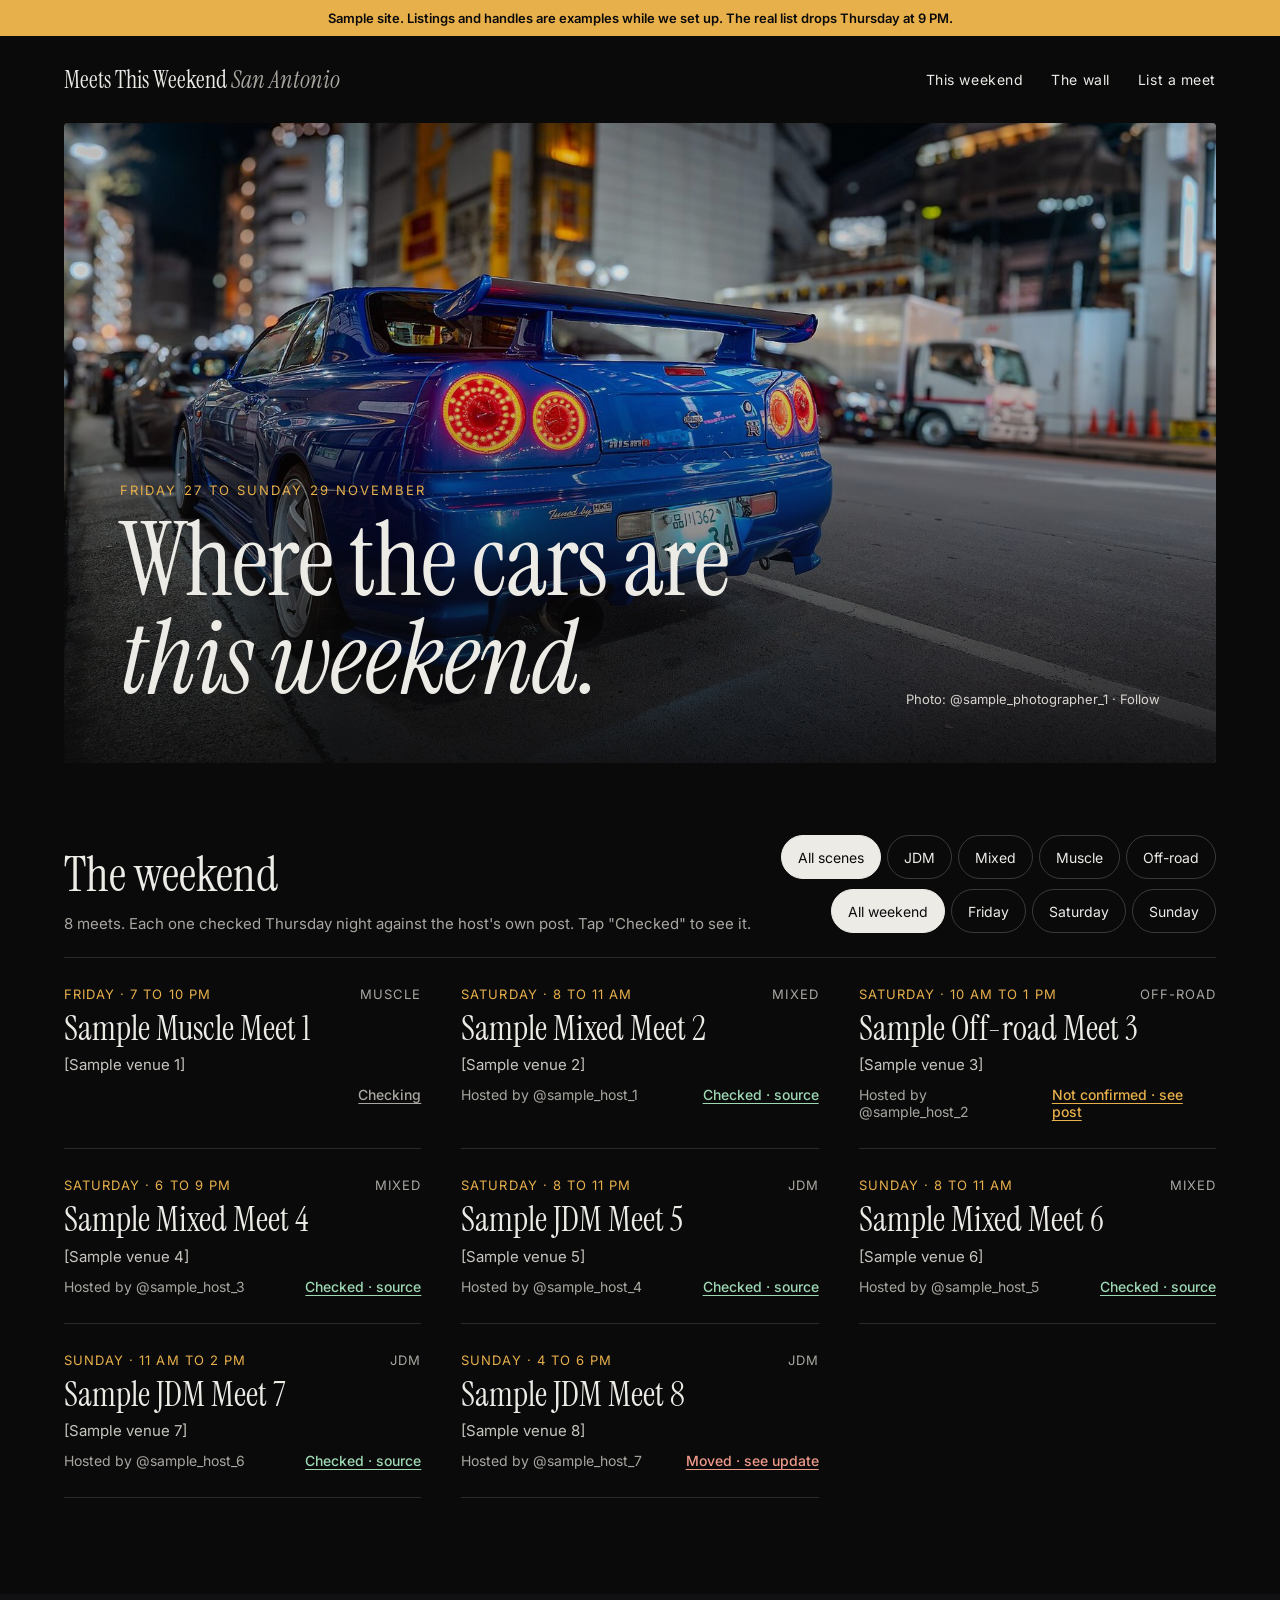
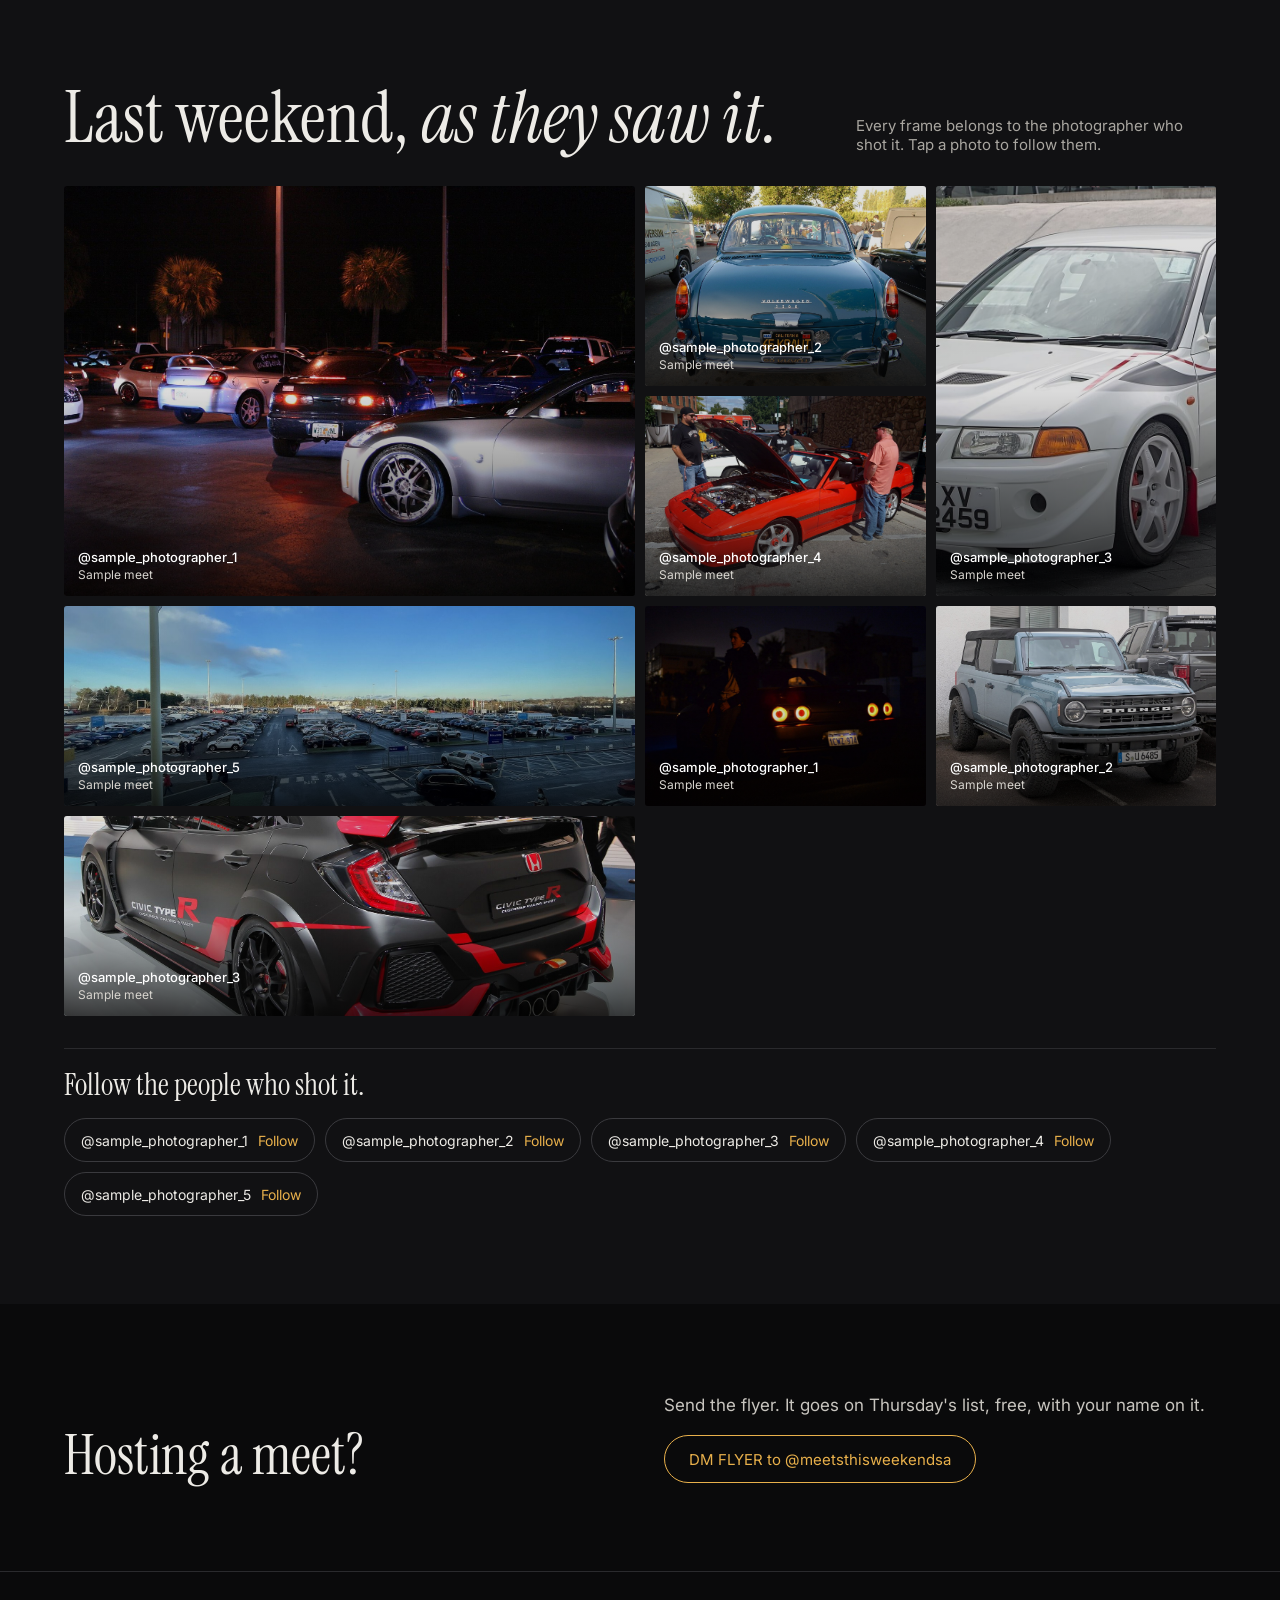
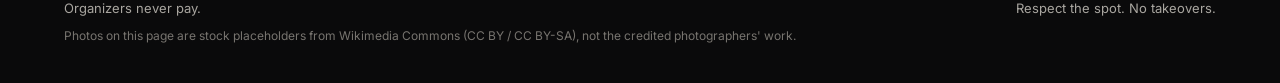
<file: index.html>
<!doctype html>
<html lang="en">
<head>
<meta charset="utf-8">
<meta name="viewport" content="width=device-width, initial-scale=1">
<title>Meets This Weekend</title>
<link rel="canonical" href="https://meetsthisweekend.com/san-antonio/">
<meta http-equiv="refresh" content="0; url=/san-antonio/">
<meta name="robots" content="noindex">
<link rel="icon" href="/assets/favicon.svg" type="image/svg+xml">
<link rel="icon" href="/assets/favicon-32.png" type="image/png" sizes="32x32">
<link rel="apple-touch-icon" href="/assets/apple-touch-icon.png">
</head>
<body style="background:#0A0A0B;color:#EDEBE6;font-family:system-ui,sans-serif;padding:24px">
<p>Going to <a style="color:#E8B04B" href="/san-antonio/">San Antonio</a>.</p>
<script>location.replace("/san-antonio/");</script>
</body>
</html>
</file>
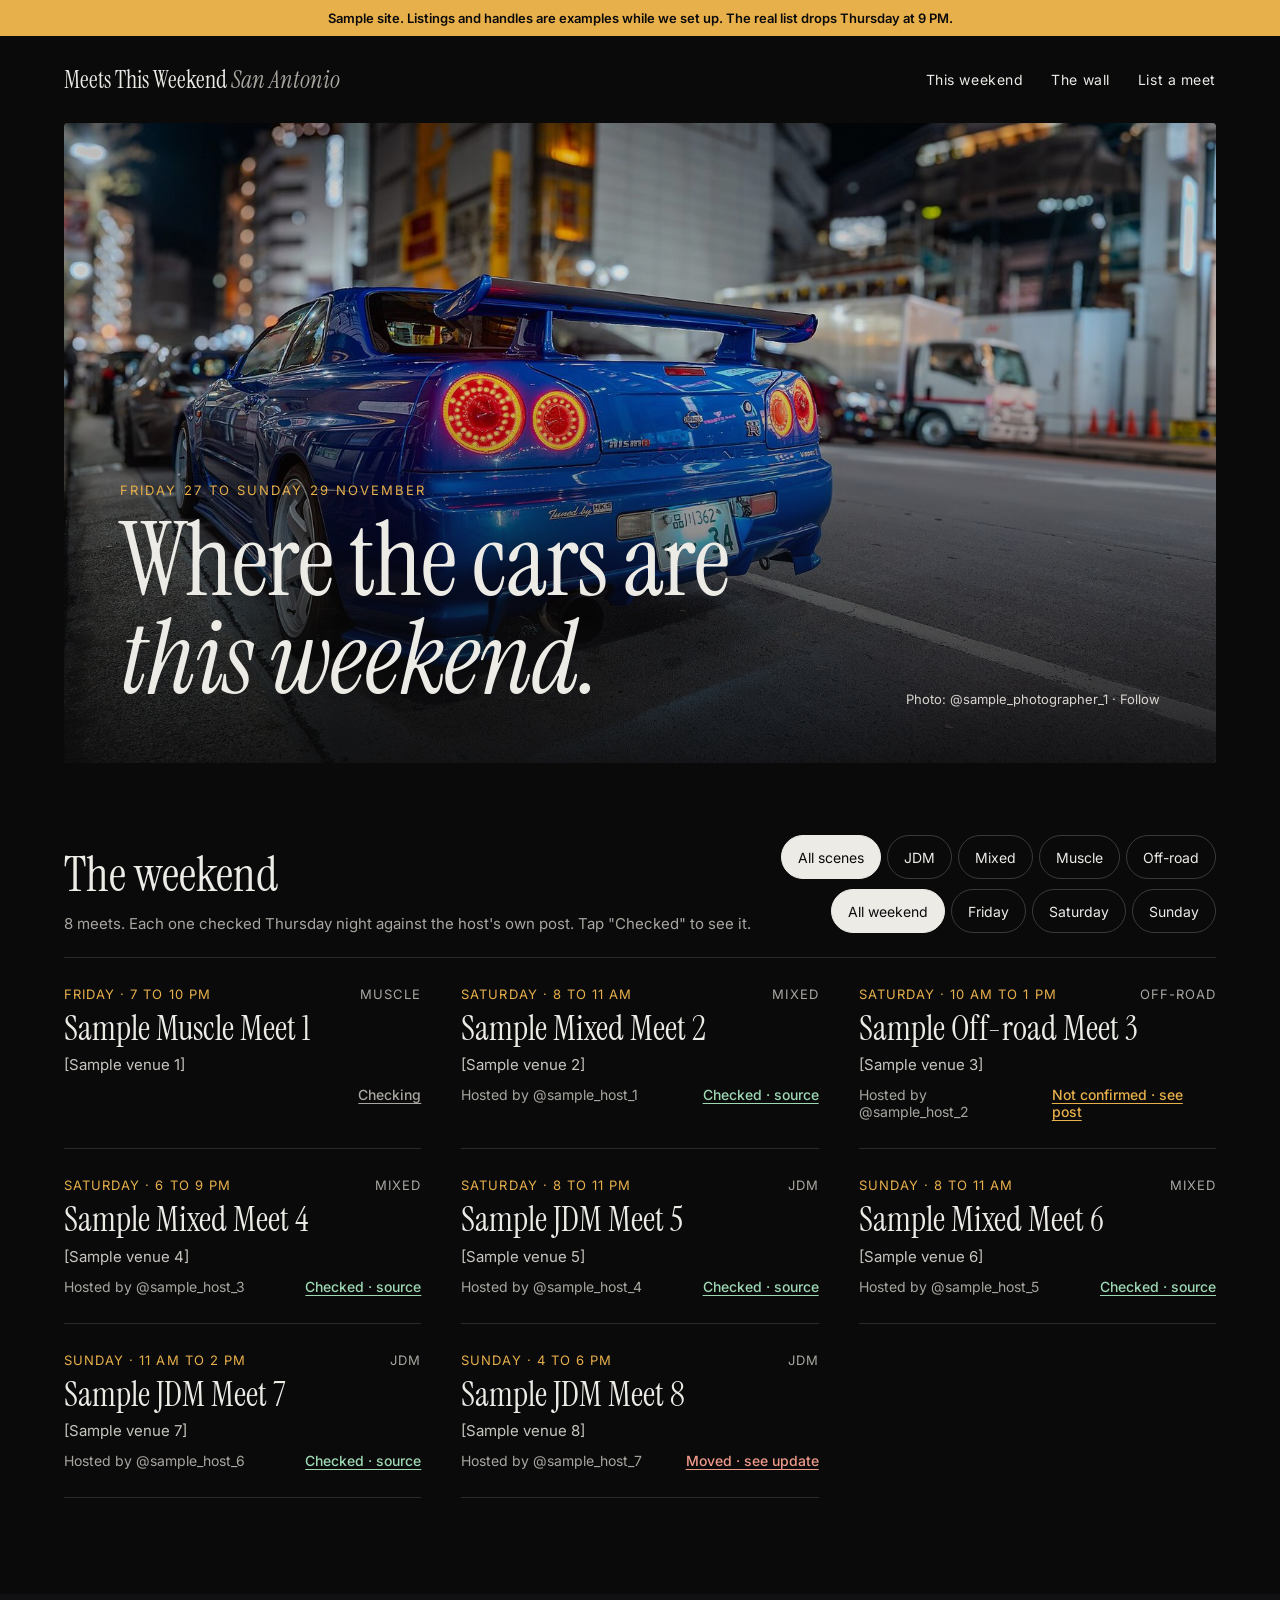
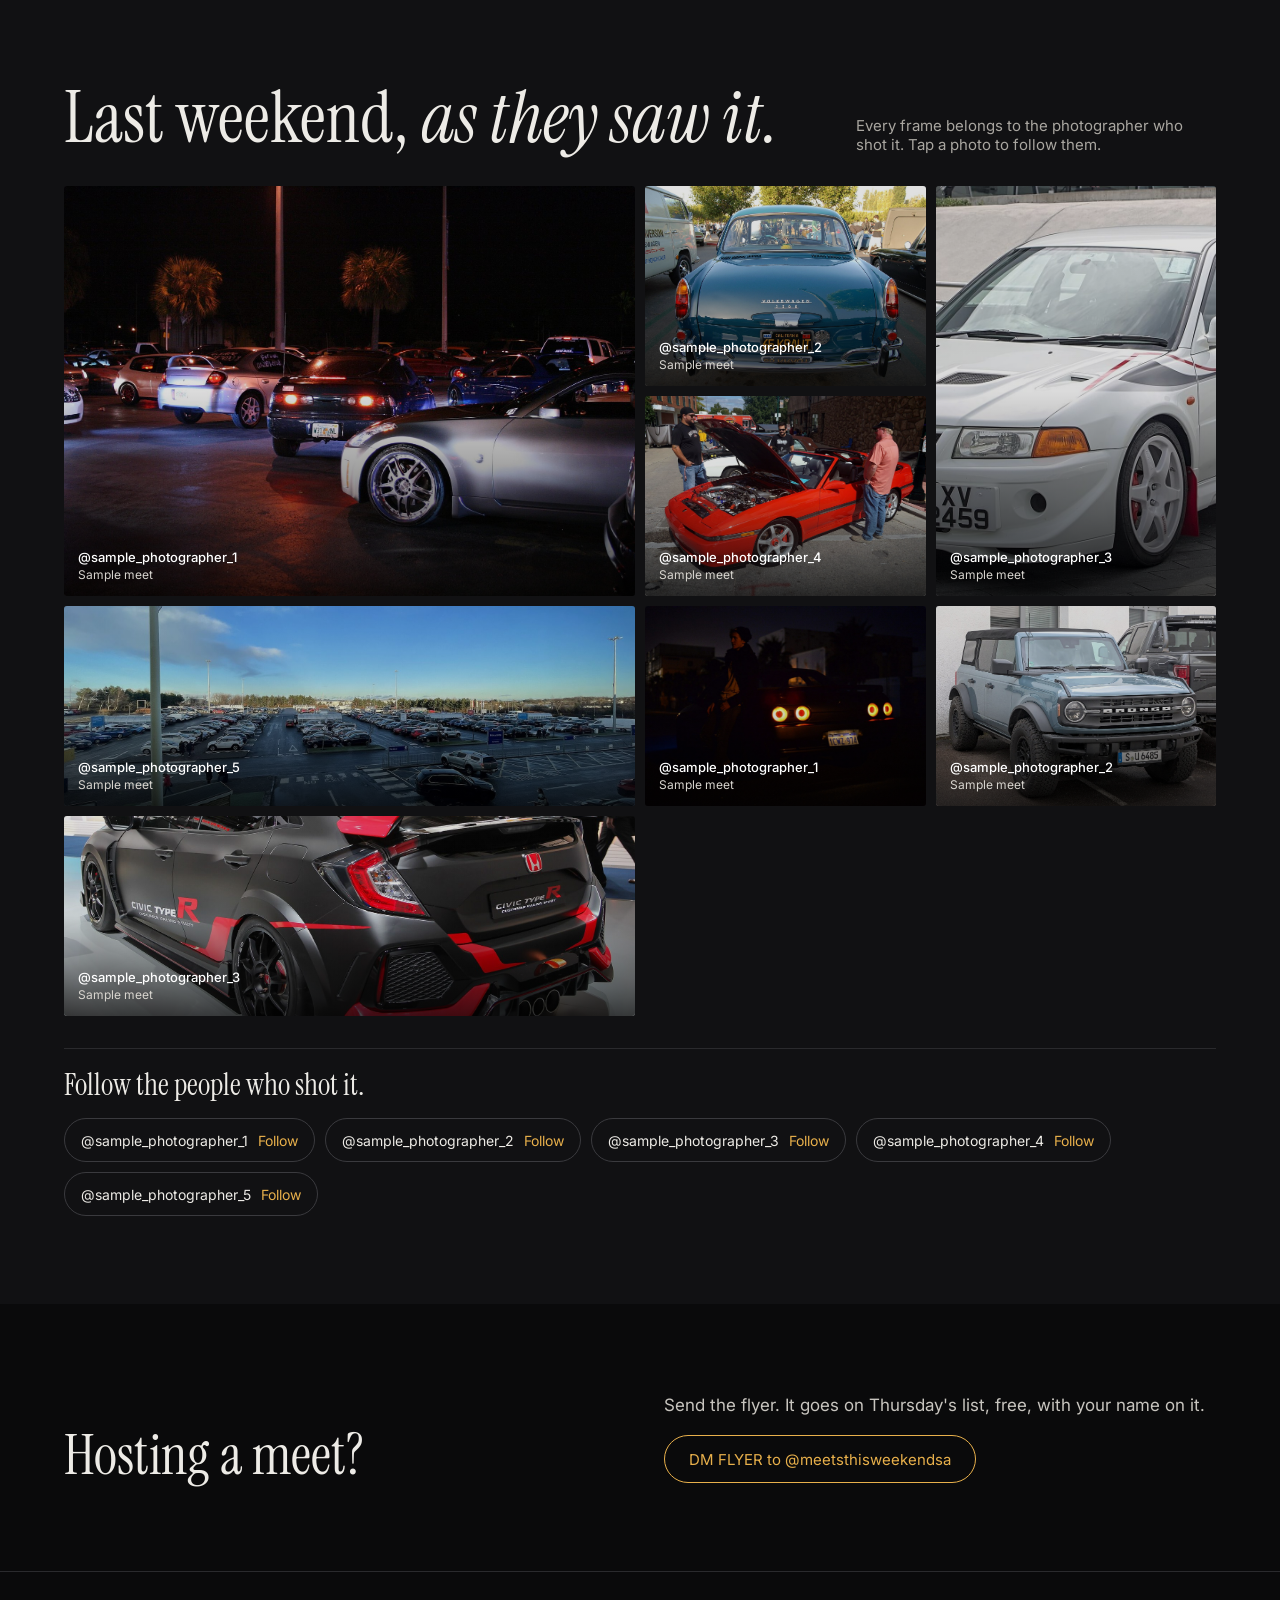
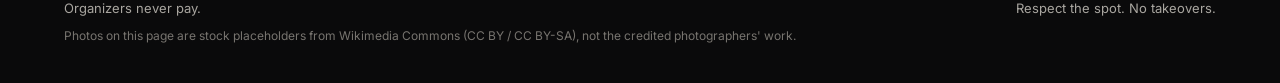
<file: san-antonio/index.html>
<!doctype html>
<html lang="en">
<head>
<meta charset="utf-8">
<meta name="viewport" content="width=device-width, initial-scale=1">
<title>Car meets in San Antonio this weekend | Meets This Weekend</title>
<meta name="description" content="A verified list of San Antonio car meets, posted every Thursday at 9 PM. Every meet checked against the host&#x27;s own post.">
<link rel="canonical" href="https://meetsthisweekend.com/san-antonio/">
<meta property="og:title" content="Car meets in San Antonio this weekend | Meets This Weekend">
<meta property="og:description" content="A verified list of San Antonio car meets, posted every Thursday at 9 PM. Every meet checked against the host&#x27;s own post.">
<meta property="og:url" content="https://meetsthisweekend.com/san-antonio/">
<meta property="og:type" content="website">
<meta property="og:image" content="https://meetsthisweekend.com/assets/img/img07.jpg">
<meta name="theme-color" content="#0A0A0B">
<link rel="icon" href="/assets/favicon.svg" type="image/svg+xml">
<link rel="icon" href="/assets/favicon-32.png" type="image/png" sizes="32x32">
<link rel="apple-touch-icon" href="/assets/apple-touch-icon.png">
<link rel="preconnect" href="https://fonts.googleapis.com">
<link rel="preconnect" href="https://fonts.gstatic.com" crossorigin>
<link href="https://fonts.googleapis.com/css2?family=Instrument+Serif:ital@0;1&amp;family=Inter:wght@400;500;600&amp;display=swap" rel="stylesheet">
<link rel="stylesheet" href="/assets/site.css">
<meta name="robots" content="noindex">
</head>
<body>
<div class="page">
<p class="test-banner">Sample site. Listings and handles are examples while we set up. The real list drops Thursday at 9 PM.</p>
<header class="top">
<span class="brand">Meets This Weekend <em>San Antonio</em></span>
<nav aria-label="Main"><a href="#meets">This weekend</a><a href="#wall">The wall</a><a href="#host">List a meet</a></nav>
</header>
<section class="wrap">
<div class="hero">
<img src="/assets/img/img07.jpg" alt="Blue Nissan Skyline GT-R parked on a city street at night, tail lights glowing">
<div class="hero-shade" aria-hidden="true"></div>
<div class="hero-copy"><div class="hero-text">
<p class="eyebrow">Friday 27 to Sunday 29 November</p>
<h1>Where the cars are <em>this weekend.</em></h1>
</div>
<a class="hero-credit" href="#" rel="noopener">Photo: @sample_photographer_1 · Follow</a>
</div>
</div>
</section>
<section id="meets" class="wrap meets-head">
<div class="stack">
<h2>The weekend</h2>
<p class="muted"><span id="count">8 meets</span>. Each one checked Thursday night against the host's own post. Tap "Checked" to see it.</p>
</div>
<div class="filters">
<div class="chips" role="group" aria-label="Filter by scene"><button type="button" class="chip" data-group="scene" data-value="all" aria-pressed="true">All scenes</button><button type="button" class="chip" data-group="scene" data-value="JDM" aria-pressed="false">JDM</button><button type="button" class="chip" data-group="scene" data-value="Mixed" aria-pressed="false">Mixed</button><button type="button" class="chip" data-group="scene" data-value="Muscle" aria-pressed="false">Muscle</button><button type="button" class="chip" data-group="scene" data-value="Off-road" aria-pressed="false">Off-road</button></div>
<div class="chips" role="group" aria-label="Filter by day"><button type="button" class="chip" data-group="day" data-value="all" aria-pressed="true">All weekend</button><button type="button" class="chip" data-group="day" data-value="Fri" aria-pressed="false">Friday</button><button type="button" class="chip" data-group="day" data-value="Sat" aria-pressed="false">Saturday</button><button type="button" class="chip" data-group="day" data-value="Sun" aria-pressed="false">Sunday</button></div>
</div>
</section>
<section class="wrap meets-list"><div class="grid" id="meet-grid">
<article class="meet" data-scene="Muscle" data-days="Fri">
<div class="meet-top"><span class="when">Friday · 7 to 10 PM</span><span class="muted">Muscle</span></div>
<h3>Sample Muscle Meet 1</h3>
<p class="venue">[Sample venue 1]</p>
<div class="meet-foot"><span></span><a class="badge status-checking" href="#meets" rel="noopener">Checking</a></div>
</article>
<article class="meet" data-scene="Mixed" data-days="Sat">
<div class="meet-top"><span class="when">Saturday · 8 to 11 AM</span><span class="muted">Mixed</span></div>
<h3>Sample Mixed Meet 2</h3>
<p class="venue">[Sample venue 2]</p>
<div class="meet-foot"><span class="muted">Hosted by @sample_host_1</span><a class="badge status-verified" href="#meets" rel="noopener">Checked · source</a></div>
</article>
<article class="meet" data-scene="Off-road" data-days="Sat">
<div class="meet-top"><span class="when">Saturday · 10 AM to 1 PM</span><span class="muted">Off-road</span></div>
<h3>Sample Off-road Meet 3</h3>
<p class="venue">[Sample venue 3]</p>
<div class="meet-foot"><span class="muted">Hosted by @sample_host_2</span><a class="badge status-unconfirmed" href="#meets" rel="noopener">Not confirmed · see post</a></div>
</article>
<article class="meet" data-scene="Mixed" data-days="Sat">
<div class="meet-top"><span class="when">Saturday · 6 to 9 PM</span><span class="muted">Mixed</span></div>
<h3>Sample Mixed Meet 4</h3>
<p class="venue">[Sample venue 4]</p>
<div class="meet-foot"><span class="muted">Hosted by @sample_host_3</span><a class="badge status-verified" href="#meets" rel="noopener">Checked · source</a></div>
</article>
<article class="meet" data-scene="JDM" data-days="Sat">
<div class="meet-top"><span class="when">Saturday · 8 to 11 PM</span><span class="muted">JDM</span></div>
<h3>Sample JDM Meet 5</h3>
<p class="venue">[Sample venue 5]</p>
<div class="meet-foot"><span class="muted">Hosted by @sample_host_4</span><a class="badge status-verified" href="#meets" rel="noopener">Checked · source</a></div>
</article>
<article class="meet" data-scene="Mixed" data-days="Sun">
<div class="meet-top"><span class="when">Sunday · 8 to 11 AM</span><span class="muted">Mixed</span></div>
<h3>Sample Mixed Meet 6</h3>
<p class="venue">[Sample venue 6]</p>
<div class="meet-foot"><span class="muted">Hosted by @sample_host_5</span><a class="badge status-verified" href="#meets" rel="noopener">Checked · source</a></div>
</article>
<article class="meet" data-scene="JDM" data-days="Sun">
<div class="meet-top"><span class="when">Sunday · 11 AM to 2 PM</span><span class="muted">JDM</span></div>
<h3>Sample JDM Meet 7</h3>
<p class="venue">[Sample venue 7]</p>
<div class="meet-foot"><span class="muted">Hosted by @sample_host_6</span><a class="badge status-verified" href="#meets" rel="noopener">Checked · source</a></div>
</article>
<article class="meet" data-scene="JDM" data-days="Sun">
<div class="meet-top"><span class="when">Sunday · 4 to 6 PM</span><span class="muted">JDM</span></div>
<h3>Sample JDM Meet 8</h3>
<p class="venue">[Sample venue 8]</p>
<div class="meet-foot"><span class="muted">Hosted by @sample_host_7</span><a class="badge status-moved" href="#meets" rel="noopener">Moved · see update</a></div>
</article>
</div>
<p id="empty" class="muted" hidden>No meets match that filter.</p></section>
<section id="wall" class="wall"><div class="wrap wall-inner">
<div class="wall-head"><h2>Last weekend, <em>as they saw it.</em></h2>
<p class="muted">Every frame belongs to the photographer who shot it. Tap a photo to follow them.</p></div>
<div class="mosaic">
<a class="tile wide-tall" href="#wall" rel="noopener"><img src="/assets/img/img02.jpg" alt="Tuner cars lined up at a night meet under palm trees" loading="lazy"><span class="shade" aria-hidden="true"></span><span class="tile-handle">@sample_photographer_1</span><span class="tile-meet">Sample meet</span></a>
<a class="tile" href="#wall" rel="noopener"><img src="/assets/img/img04.jpg" alt="Cars and coffee morning meet" loading="lazy"><span class="shade" aria-hidden="true"></span><span class="tile-handle">@sample_photographer_2</span><span class="tile-meet">Sample meet</span></a>
<a class="tile tall" href="#wall" rel="noopener"><img src="/assets/img/img11.jpg" alt="Mitsubishi Lancer Evolution" loading="lazy"><span class="shade" aria-hidden="true"></span><span class="tile-handle">@sample_photographer_3</span><span class="tile-meet">Sample meet</span></a>
<a class="tile" href="#wall" rel="noopener"><img src="/assets/img/img16.jpg" alt="Toyota Supra at a car show" loading="lazy"><span class="shade" aria-hidden="true"></span><span class="tile-handle">@sample_photographer_4</span><span class="tile-meet">Sample meet</span></a>
<a class="tile wide" href="#wall" rel="noopener"><img src="/assets/img/img03.jpg" alt="Cars parked at a coffee meet" loading="lazy"><span class="shade" aria-hidden="true"></span><span class="tile-handle">@sample_photographer_5</span><span class="tile-meet">Sample meet</span></a>
<a class="tile" href="#wall" rel="noopener"><img src="/assets/img/img08.jpg" alt="Nissan portrait" loading="lazy"><span class="shade" aria-hidden="true"></span><span class="tile-handle">@sample_photographer_1</span><span class="tile-meet">Sample meet</span></a>
<a class="tile" href="#wall" rel="noopener"><img src="/assets/img/img17.jpg" alt="Ford Bronco" loading="lazy"><span class="shade" aria-hidden="true"></span><span class="tile-handle">@sample_photographer_2</span><span class="tile-meet">Sample meet</span></a>
<a class="tile wide" href="#wall" rel="noopener"><img src="/assets/img/img19.jpg" alt="Honda Civic Type R" loading="lazy"><span class="shade" aria-hidden="true"></span><span class="tile-handle">@sample_photographer_3</span><span class="tile-meet">Sample meet</span></a>
</div>
<div class="follow"><p class="follow-title">Follow the people who shot it.</p><div class="pills">
<a class="pill" href="#wall" rel="noopener">@sample_photographer_1 <span class="amber">Follow</span></a>
<a class="pill" href="#wall" rel="noopener">@sample_photographer_2 <span class="amber">Follow</span></a>
<a class="pill" href="#wall" rel="noopener">@sample_photographer_3 <span class="amber">Follow</span></a>
<a class="pill" href="#wall" rel="noopener">@sample_photographer_4 <span class="amber">Follow</span></a>
<a class="pill" href="#wall" rel="noopener">@sample_photographer_5 <span class="amber">Follow</span></a>
</div></div>
</div></section>
<section id="host" class="wrap host">
<h2>Hosting a meet?</h2>
<div class="stack">
<p class="lead">Send the flyer. It goes on Thursday's list, free, with your name on it.</p>
<a class="cta" href="https://www.instagram.com/meetsthisweekendsa/" rel="noopener">DM FLYER to @meetsthisweekendsa</a>
</div>
</section>
<footer><div class="wrap foot">
<span>Organizers never pay.</span><span>Respect the spot. No takeovers.</span>
<span class="fine">Photos on this page are stock placeholders from Wikimedia Commons (CC BY / CC BY-SA), not the credited photographers&#x27; work.</span>
</div></footer>
</div>
<script src="/assets/site.js"></script>
</body>
</html>
</file>
<file: assets/site.css>
/* The skin. All colors, type and layout live here and nowhere else. */
:root {
  --bg: #0A0A0B;
  --bg-band: #111113;
  --tile: #1B1B1E;
  --ink: #EDEBE6;
  --ink-2: #C8C5BF;
  --muted: #A9A6A0;
  --faint: #77746F;
  --line: #2A2A2D;
  --line-2: #3A3A3E;
  --amber: #E8B04B;
  --amber-hi: #F6CF85;
  --ok: #9ED9B4;
  --moved: #F09A8A;
  --serif: 'Instrument Serif', Georgia, serif;
  --sans: Inter, system-ui, sans-serif;
  --max: 1200px;
}

* { box-sizing: border-box; }
body { margin: 0; background: var(--bg); color: var(--ink); font-family: var(--sans); -webkit-text-size-adjust: 100%; }
a { color: var(--amber); }
a:hover { color: var(--amber-hi); }
img { max-width: 100%; }
[hidden] { display: none !important; }
h1, h2, h3, p { margin: 0; }
h1, h2, h3 { font-family: var(--serif); font-weight: 400; }
em { font-style: italic; }
.muted { color: var(--muted); }
.amber { color: var(--amber); }

.wrap { max-width: var(--max); margin: 0 auto; padding-left: 24px; padding-right: 24px; }
.stack { display: flex; flex-direction: column; gap: 8px; }

/* sample-site banner (test mode) */
.test-banner { width: 100%; margin: 0; padding: 10px 24px; text-align: center; font-size: 13px; font-weight: 600; background: var(--amber); color: var(--bg); }

/* header */
.top { max-width: var(--max); margin: 0 auto; padding: 28px 24px; display: flex; flex-wrap: wrap; justify-content: space-between; align-items: center; gap: 16px; }
.brand { font-family: var(--serif); font-size: 24px; }
.brand em { color: var(--muted); }
.top nav { display: flex; flex-wrap: wrap; gap: 28px; font-size: 14px; letter-spacing: 0.04em; }
.top nav a { color: var(--ink); text-decoration: none; }
.top nav a:hover { color: var(--amber); }

/* hero */
.hero { position: relative; height: 640px; border-radius: 4px; overflow: hidden; background: #18181A; display: flex; align-items: flex-end; }
.hero img { position: absolute; inset: 0; width: 100%; height: 100%; object-fit: cover; object-position: center 60%; }
.hero-shade { position: absolute; inset: 0; background: linear-gradient(180deg, rgba(0,0,0,0.12) 0%, rgba(0,0,0,0.14) 40%, rgba(10,10,11,0.88) 100%); }
.hero-copy { position: relative; width: 100%; padding: 56px; display: flex; flex-wrap: wrap; justify-content: space-between; align-items: flex-end; gap: 24px; }
.hero-text { display: flex; flex-direction: column; gap: 14px; max-width: 720px; }
.eyebrow { font-size: 13px; letter-spacing: 0.16em; text-transform: uppercase; color: var(--amber); }
h1 { font-size: clamp(52px, 8vw, 104px); line-height: 0.95; letter-spacing: -0.01em; }
.hero-credit { font-size: 13px; color: #D8D5CF; text-decoration: none; }

/* meet list */
.meets-head { padding-top: 72px; padding-bottom: 24px; display: flex; flex-wrap: wrap; justify-content: space-between; align-items: flex-end; gap: 20px; }
.meets-head h2 { font-size: 48px; }
.meets-head p { font-size: 15px; }
.filters { display: flex; flex-direction: column; gap: 10px; align-items: flex-end; }
.chips { display: flex; flex-wrap: wrap; gap: 6px; }
.chip { min-height: 44px; padding: 0 16px; border-radius: 999px; font: inherit; font-size: 14px; cursor: pointer; background: transparent; color: var(--ink); border: 1px solid var(--line-2); }
.chip[aria-pressed="true"] { background: var(--ink); color: var(--bg); border-color: var(--ink); }
.meets-list { padding-bottom: 96px; }
.grid { display: grid; grid-template-columns: repeat(auto-fill, minmax(min(340px, 100%), 1fr)); column-gap: 40px; border-top: 1px solid var(--line); }
.meet { padding: 28px 0; border-bottom: 1px solid var(--line); display: flex; flex-direction: column; gap: 8px; }
.meet-top { display: flex; justify-content: space-between; gap: 12px; font-size: 13px; letter-spacing: 0.08em; text-transform: uppercase; }
.when { color: var(--amber); }
.meet h3 { font-size: 34px; line-height: 1.1; }
.venue { font-size: 15px; color: var(--ink-2); }
.addr { display: block; font-size: 13px; color: var(--faint); }
.meet-foot { display: flex; justify-content: space-between; align-items: center; gap: 12px; font-size: 14px; padding-top: 4px; }
.meet-foot .muted a { color: inherit; }
.badge { font-weight: 500; text-decoration: underline; text-underline-offset: 3px; }
.status-verified { color: var(--ok); }
.status-unconfirmed { color: var(--amber); }
.status-checking { color: var(--muted); }
.status-moved { color: var(--moved); }
#empty { padding-top: 24px; }

/* wall */
.wall { background: var(--bg-band); }
.wall-inner { padding-top: 88px; padding-bottom: 88px; display: flex; flex-direction: column; gap: 32px; }
.wall-head { display: flex; flex-wrap: wrap; justify-content: space-between; align-items: flex-end; gap: 16px; }
.wall-head h2 { font-size: clamp(44px, 6vw, 72px); line-height: 1; }
.wall-head p { font-size: 15px; max-width: 360px; }
.mosaic { display: grid; grid-template-columns: repeat(4, minmax(0, 1fr)); grid-auto-rows: 200px; gap: 10px; }
.tile { position: relative; overflow: hidden; background: var(--tile); border-radius: 3px; padding: 14px; display: flex; flex-direction: column; justify-content: flex-end; gap: 2px; text-decoration: none; }
.tile.wide { grid-column: span 2; }
.tile.tall { grid-row: span 2; }
.tile.wide-tall { grid-column: span 2; grid-row: span 2; }
.tile img { position: absolute; inset: 0; width: 100%; height: 100%; object-fit: cover; }
.shade { position: absolute; inset: 0; background: linear-gradient(180deg, rgba(0,0,0,0.12) 0%, rgba(0,0,0,0.14) 50%, rgba(0,0,0,0.75) 100%); }
.tile-handle { position: relative; font-size: 13px; font-weight: 500; color: #FFFFFF; }
.tile-meet { position: relative; font-size: 12px; color: #D8D5CF; }
.follow { display: flex; flex-direction: column; gap: 14px; padding-top: 16px; border-top: 1px solid var(--line); }
.follow-title { font-family: var(--serif); font-size: 30px; }
.pills { display: flex; flex-wrap: wrap; gap: 10px; }
.pill { display: inline-flex; align-items: center; gap: 10px; min-height: 44px; padding: 0 16px; border: 1px solid var(--line-2); border-radius: 999px; color: var(--ink); text-decoration: none; font-size: 14px; }

/* host block */
.host { padding-top: 88px; padding-bottom: 88px; display: grid; grid-template-columns: repeat(auto-fit, minmax(min(320px, 100%), 1fr)); gap: 48px; align-items: end; }
.host h2 { font-size: 56px; line-height: 1; }
.lead { font-size: 17px; line-height: 1.6; color: var(--ink-2); }
.cta { align-self: flex-start; display: inline-flex; align-items: center; min-height: 48px; padding: 0 24px; border: 1px solid var(--amber); border-radius: 999px; color: var(--amber); text-decoration: none; font-size: 15px; }
.stack .cta { margin-top: 8px; }

/* footer */
footer { border-top: 1px solid var(--line); }
.foot { padding-top: 28px; padding-bottom: 40px; display: flex; flex-wrap: wrap; justify-content: space-between; gap: 12px; font-size: 13px; color: var(--muted); }
.fine { flex-basis: 100%; font-size: 12px; color: var(--faint); }

/* city picker and 404 */
.picker { padding-top: 64px; padding-bottom: 96px; display: flex; flex-direction: column; gap: 24px; }
.city-grid { display: grid; grid-template-columns: repeat(auto-fill, minmax(min(280px, 100%), 1fr)); gap: 16px; }
.city-card { display: flex; flex-direction: column; gap: 8px; padding: 28px; border: 1px solid var(--line-2); border-radius: 4px; color: var(--ink); text-decoration: none; font-family: var(--serif); font-size: 34px; }
.city-card:hover { border-color: var(--amber); }
.city-card .amber { font-family: var(--sans); font-size: 14px; }

/* phone */
@media (max-width: 720px) {
  .top nav { gap: 18px; }
  .hero { height: 520px; }
  .hero-copy { padding: 28px 20px; }
  .meets-head { padding-top: 56px; }
  .meets-head h2 { font-size: 40px; }
  .filters { align-items: flex-start; }
  .mosaic { grid-template-columns: repeat(2, minmax(0, 1fr)); grid-auto-rows: 170px; }
  .tile.wide-tall, .tile.tall, .tile.wide { grid-column: span 1; grid-row: span 1; }
  .tile:first-child { grid-column: span 2; }
  .wall-inner, .host { padding-top: 56px; padding-bottom: 56px; }
  .host h2 { font-size: 44px; }
  .meet h3 { font-size: 30px; }
  /* an even tile count leaves the last tile alone on its row: let it fill the row */
  .tile:last-child:nth-child(even) { grid-column: span 2; }
  .wall-head h2 { font-size: 40px; }
  .follow-title { font-size: 26px; }
}

/* small phones (iPhone SE / mini and narrower) */
@media (max-width: 420px) {
  .wrap, .top { padding-left: 16px; padding-right: 16px; }
  .test-banner { padding: 8px 16px; font-size: 12px; }
  .top { padding-top: 20px; padding-bottom: 16px; gap: 10px; }
  .brand { font-size: 21px; }
  .top nav { gap: 16px; font-size: 13px; }
  .hero { height: 460px; }
  .hero-copy { padding: 24px 16px; gap: 14px; }
  h1 { font-size: 46px; }
  .meets-head h2 { font-size: 36px; }
  .chip { padding: 0 14px; font-size: 13px; }
  .meet { padding: 22px 0; }
  .meet h3 { font-size: 27px; }
  .meet-foot { flex-wrap: wrap; row-gap: 6px; }
  .mosaic { gap: 6px; grid-auto-rows: 150px; }
  .wall-head h2 { font-size: 34px; }
  .host h2 { font-size: 38px; }
  .host { gap: 24px; }
  .city-card { font-size: 28px; padding: 22px; }
}

/* phones: legibility fixes (long handles, date line over a bright photo) */
@media (max-width: 720px) {
  .tile { padding: 10px; }
  .tile-handle, .tile-meet { overflow-wrap: anywhere; }
  .tile-handle { font-size: 12px; line-height: 1.25; }
  .hero-shade { background: linear-gradient(180deg, rgba(0,0,0,0.25) 0%, rgba(0,0,0,0.45) 45%, rgba(10,10,11,0.92) 100%); }
  .eyebrow { text-shadow: 0 1px 8px rgba(0,0,0,0.8); }
}
</file>
